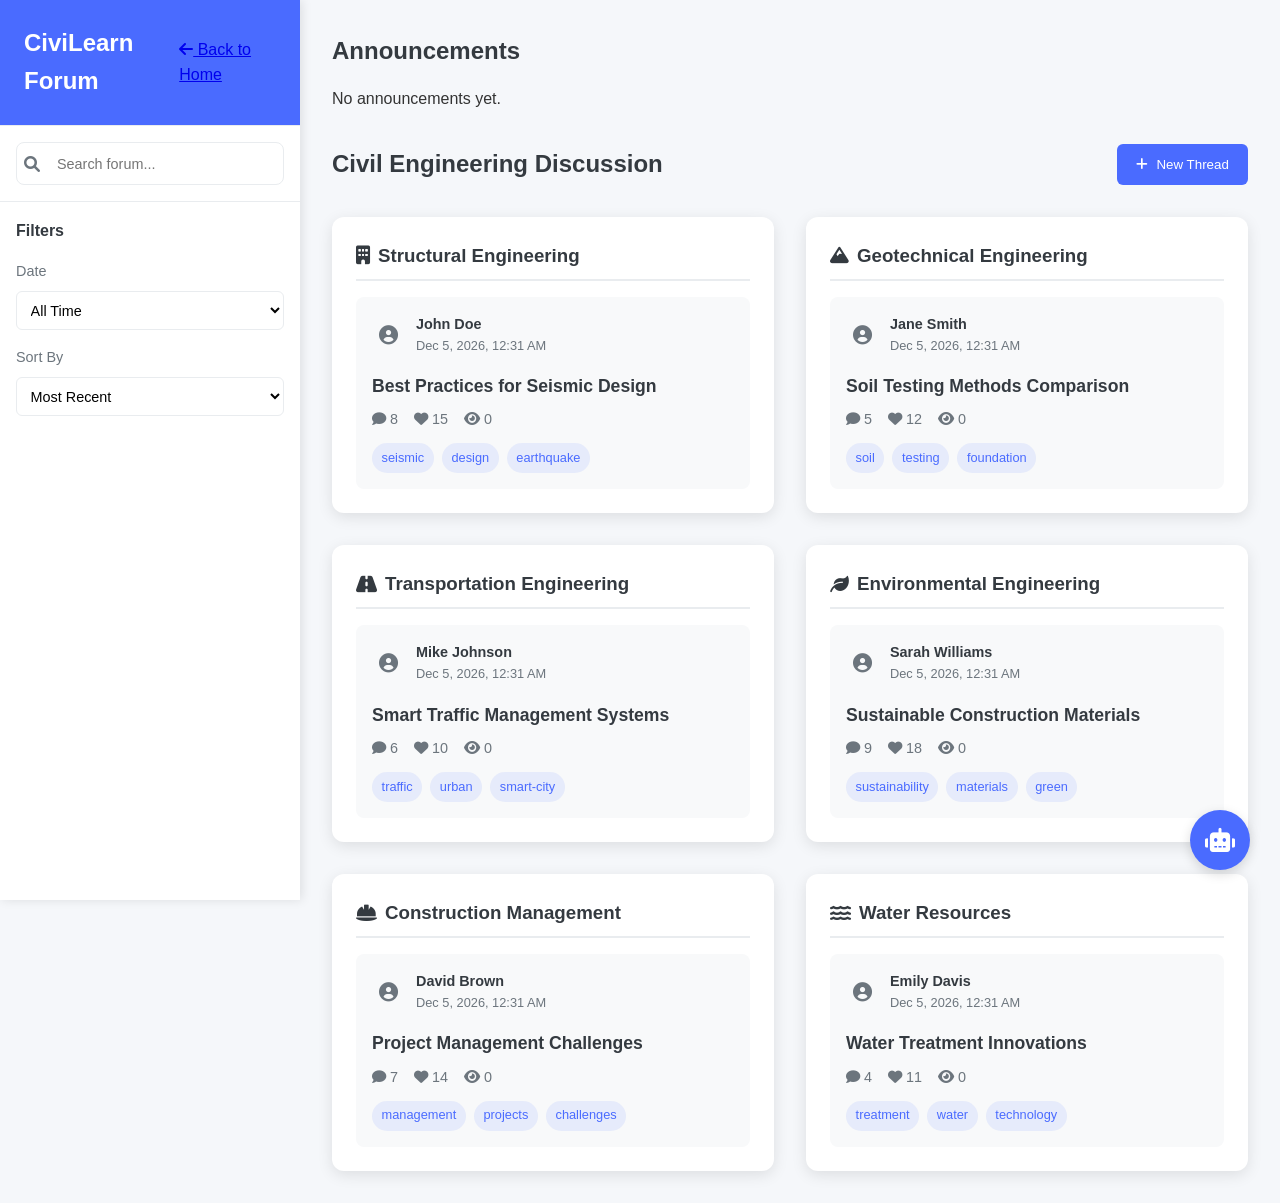
<file: forum.html>
<!DOCTYPE html>
<html lang="en">
<head>
    <meta charset="UTF-8">
    <meta name="viewport" content="width=device-width, initial-scale=1.0">
    <title>CiviLearn Forum</title>
    <link rel="stylesheet" href="forum.css">
    <link rel="stylesheet" href="https://cdnjs.cloudflare.com/ajax/libs/font-awesome/6.0.0/css/all.min.css">
</head>
<body>
    <div class="forum-container">
        <!-- Sidebar Navigation -->
        <nav class="forum-sidebar">
            <div class="sidebar-header">
                <h2>CiviLearn Forum</h2>
                <a href="index.html" class="back-btn">
                    <i class="fas fa-arrow-left"></i>
                    Back to Home
                </a>
            </div>
            <div class="search-container">
                <input type="text" placeholder="Search forum..." class="search-input">
                <i class="fas fa-search search-icon"></i>
            </div>
            <div class="filter-options">
                <h3>Filters</h3>
                <div class="filter-group">
                    <label>Date</label>
                    <select class="date-filter">
                        <option value="all">All Time</option>
                        <option value="day">Today</option>
                        <option value="week">This Week</option>
                        <option value="month">This Month</option>
                    </select>
                </div>
                <div class="filter-group">
                    <label>Sort By</label>
                    <select class="sort-filter">
                        <option value="recent">Most Recent</option>
                        <option value="popular">Most Popular</option>
                        <option value="replies">Most Replies</option>
                    </select>
                </div>
            </div>
        </nav>

        <!-- Main Content Area -->
        <main class="forum-content">
            <!-- Announcements Section -->
            <section class="announcements-section">
                <h2>Announcements</h2>
                <div class="announcements-list">
                    <!-- Announcement items will be dynamically added here -->
                </div>
            </section>

            <!-- Discussion Boards -->
            <section class="discussion-boards">
                <div class="boards-header">
                    <h2>Civil Engineering Discussion</h2>
                    <button class="new-thread-btn">
                        <i class="fas fa-plus"></i>
                        New Thread
                    </button>
                </div>

                <!-- Categories -->
                <div class="categories">
                    <div class="category" data-category="structural">
                        <h3><i class="fas fa-building"></i> Structural Engineering</h3>
                        <div class="threads-list">
                            <!-- Thread items will be dynamically added here -->
                        </div>
                    </div>

                    <div class="category" data-category="geotechnical">
                        <h3><i class="fas fa-mountain"></i> Geotechnical Engineering</h3>
                        <div class="threads-list">
                            <!-- Thread items will be dynamically added here -->
                        </div>
                    </div>

                    <div class="category" data-category="transportation">
                        <h3><i class="fas fa-road"></i> Transportation Engineering</h3>
                        <div class="threads-list">
                            <!-- Thread items will be dynamically added here -->
                        </div>
                    </div>

                    <div class="category" data-category="environmental">
                        <h3><i class="fas fa-leaf"></i> Environmental Engineering</h3>
                        <div class="threads-list">
                            <!-- Thread items will be dynamically added here -->
                        </div>
                    </div>

                    <div class="category" data-category="construction">
                        <h3><i class="fas fa-hard-hat"></i> Construction Management</h3>
                        <div class="threads-list">
                            <!-- Thread items will be dynamically added here -->
                        </div>
                    </div>

                    <div class="category" data-category="water">
                        <h3><i class="fas fa-water"></i> Water Resources</h3>
                        <div class="threads-list">
                            <!-- Thread items will be dynamically added here -->
                        </div>
                    </div>
                </div>
            </section>
        </main>
    </div>

    <!-- Thread Detail Modal -->
    <div class="modal" id="threadDetailModal">
        <div class="modal-content thread-detail">
            <div class="modal-header">
                <div class="thread-header">
                    <div class="thread-author">
                        <div class="author-avatar">
                            <i class="fas fa-user-circle"></i>
                        </div>
                        <div class="author-details">
                            <span class="author-name"></span>
                            <span class="post-date"></span>
                        </div>
                    </div>
                    <button class="close-modal" aria-label="Close modal">
                        <i class="fas fa-times"></i>
                    </button>
                </div>
            </div>
            <div class="thread-content">
                <div class="thread-body"></div>
                <div class="thread-tags"></div>
                <div class="thread-stats">
                    <div class="reactions-count">
                        <div class="reaction-icons">
                            <i class="fas fa-thumbs-up"></i>
                            <i class="fas fa-heart"></i>
                        </div>
                        <span class="reaction-count">0</span>
                    </div>
                    <div class="comments-count">
                        <span class="comment-count">0 comments</span>
                    </div>
                </div>
                <div class="thread-actions">
                    <button class="action-btn like-btn" type="button">
                        <i class="fas fa-thumbs-up"></i>
                        <span>Like</span>
                    </button>
                    <button class="action-btn comment-btn" type="button">
                        <i class="fas fa-comment"></i>
                        <span>Comment</span>
                    </button>
                </div>
            </div>
            <div class="comments-section">
                <div class="comment-form-container">
                    <div class="user-avatar">
                        <i class="fas fa-user-circle"></i>
                    </div>
                    <form class="comment-form">
                        <textarea placeholder="Write a comment..." required></textarea>
                        <div class="comment-actions">
                            <button type="submit" class="submit-btn">Post</button>
                        </div>
                    </form>
                </div>
                <div class="comments-list">
                    <!-- Comments will be dynamically added here -->
                </div>
            </div>
        </div>
    </div>

    <!-- Thread Modal -->
    <div class="modal" id="threadModal">
        <div class="modal-content">
            <div class="modal-header">
                <h3>Create New Thread</h3>
                <button class="close-modal"><i class="fas fa-times"></i></button>
            </div>
            <form id="threadForm">
                <div class="form-group">
                    <label>Category</label>
                    <select name="category" required>
                        <option value="structural">Structural Engineering</option>
                        <option value="geotechnical">Geotechnical Engineering</option>
                        <option value="transportation">Transportation Engineering</option>
                        <option value="environmental">Environmental Engineering</option>
                        <option value="construction">Construction Management</option>
                        <option value="water">Water Resources</option>
                    </select>
                </div>
                <div class="form-group">
                    <label>Title</label>
                    <input type="text" name="title" required placeholder="Enter your thread title">
                </div>
                <div class="form-group">
                    <label>Content</label>
                    <textarea name="content" required placeholder="Share your thoughts or questions about civil engineering..."></textarea>
                </div>
                <div class="form-group">
                    <label>Tags (comma separated)</label>
                    <input type="text" name="tags" placeholder="e.g., design, materials, sustainability">
                </div>
                <button type="submit" class="submit-btn">Post Thread</button>
            </form>
        </div>
    </div>

    <!-- Chatbot Modal -->
    <div class="modal" id="chatbotModal">
        <div class="modal-content chatbot-content">
            <div class="modal-header">
                <h3>CiviLearn AI Assistant</h3>
                <button class="close-modal" aria-label="Close chatbot">
                    <i class="fas fa-times"></i>
                </button>
            </div>
            <div class="chat-container">
                <div class="chat-messages" id="chatMessages">
                    <div class="chat-message bot">
                        <div class="message-content">
                            <p>Hello! I'm your Civil Engineering AI assistant. How can I help you today?</p>
                        </div>
                    </div>
                </div>
                <div class="chat-input-container">
                    <form id="chatForm">
                        <textarea id="userInput" placeholder="Ask me anything about Civil Engineering..." required></textarea>
                        <button type="submit" class="send-btn">
                            <i class="fas fa-paper-plane"></i>
                        </button>
                    </form>
                </div>
            </div>
        </div>
    </div>

    <!-- Chatbot Toggle Button -->
    <button id="chatbotToggle" class="chatbot-toggle">
        <i class="fas fa-robot"></i>
    </button>

    <script src="forum.js"></script>
</body>
</html>
</file>
<file: forum.css>
:root {
    --primary-color: #4a6bff;
    --secondary-color: #6c757d;
    --success-color: #28a745;
    --warning-color: #ffc107;
    --danger-color: #dc3545;
    --light-color: #f8f9fa;
    --dark-color: #343a40;
    --border-color: #e9ecef;
    --shadow-color: rgba(0, 0, 0, 0.1);
    --sidebar-width: 300px;
    --transition-speed: 0.3s;
}

* {
    margin: 0;
    padding: 0;
    box-sizing: border-box;
    font-family: 'Segoe UI', Tahoma, Geneva, Verdana, sans-serif;
}

body {
    background-color: #f5f7fa;
    color: #333;
    line-height: 1.6;
}

.forum-container {
    display: flex;
    min-height: 100vh;
}

/* Sidebar Styles */
.forum-sidebar {
    width: var(--sidebar-width);
    background: white;
    box-shadow: 2px 0 10px var(--shadow-color);
    position: fixed;
    height: 100vh;
    overflow-y: auto;
    z-index: 1000;
}

.sidebar-header {
    padding: 1.5rem;
    border-bottom: 1px solid var(--border-color);
    background: var(--primary-color);
    color: white;
    display: flex;
    justify-content: space-between;
    align-items: center;
}

.sidebar-header h2 {
    font-size: 1.5rem;
    font-weight: 600;
    margin: 0;
}

.search-container {
    padding: 1rem;
    position: relative;
}

.search-input {
    width: 100%;
    padding: 0.8rem 1rem;
    padding-left: 2.5rem;
    border: 1px solid var(--border-color);
    border-radius: 8px;
    font-size: 0.9rem;
    transition: all var(--transition-speed) ease;
}

.search-input:focus {
    outline: none;
    border-color: var(--primary-color);
    box-shadow: 0 0 0 3px rgba(74, 107, 255, 0.1);
}

.search-icon {
    position: absolute;
    left: 1.5rem;
    top: 50%;
    transform: translateY(-50%);
    color: var(--secondary-color);
}

.filter-options {
    padding: 1rem;
    border-top: 1px solid var(--border-color);
}

.filter-options h3 {
    font-size: 1rem;
    margin-bottom: 1rem;
    color: var(--dark-color);
}

.filter-group {
    margin-bottom: 1rem;
}

.filter-group label {
    display: block;
    margin-bottom: 0.5rem;
    font-size: 0.9rem;
    color: var(--secondary-color);
}

.filter-group select {
    width: 100%;
    padding: 0.6rem;
    border: 1px solid var(--border-color);
    border-radius: 6px;
    font-size: 0.9rem;
    background: white;
    cursor: pointer;
}

/* Main Content Styles */
.forum-content {
    flex: 1;
    margin-left: var(--sidebar-width);
    padding: 2rem;
}

.announcements-section {
    margin-bottom: 2rem;
}

.announcements-section h2 {
    font-size: 1.5rem;
    margin-bottom: 1rem;
    color: var(--dark-color);
}

.announcements-list {
    display: flex;
    flex-direction: column;
    gap: 1rem;
}

.announcement-item {
    background: white;
    border-radius: 8px;
    padding: 1.5rem;
    box-shadow: 0 2px 8px var(--shadow-color);
}

.announcement-item h3 {
    color: var(--primary-color);
    margin-bottom: 0.5rem;
}

.announcement-item p {
    color: var(--secondary-color);
    margin-bottom: 1rem;
}

.announcement-meta {
    display: flex;
    justify-content: space-between;
    align-items: center;
    font-size: 0.9rem;
    color: var(--secondary-color);
}

/* Discussion Boards Styles */
.boards-header {
    display: flex;
    justify-content: space-between;
    align-items: center;
    margin-bottom: 2rem;
}

.boards-header h2 {
    font-size: 1.5rem;
    color: var(--dark-color);
}

.new-thread-btn {
    display: flex;
    align-items: center;
    gap: 0.5rem;
    padding: 0.8rem 1.2rem;
    background: var(--primary-color);
    color: white;
    border: none;
    border-radius: 6px;
    cursor: pointer;
    transition: all var(--transition-speed) ease;
}

.new-thread-btn:hover {
    background: #3a5bef;
    transform: translateY(-2px);
}

.categories {
    display: grid;
    grid-template-columns: repeat(auto-fill, minmax(400px, 1fr));
    gap: 2rem;
}

.category {
    background: white;
    border-radius: 12px;
    padding: 1.5rem;
    box-shadow: 0 4px 15px var(--shadow-color);
}

.category h3 {
    display: flex;
    align-items: center;
    gap: 0.5rem;
    color: var(--dark-color);
    margin-bottom: 1rem;
    padding-bottom: 0.5rem;
    border-bottom: 2px solid var(--border-color);
}

.threads-list {
    display: flex;
    flex-direction: column;
    gap: 1rem;
}

.thread-item {
    background: var(--light-color);
    border-radius: 8px;
    padding: 1rem;
    transition: all var(--transition-speed) ease;
}

.thread-item:hover {
    transform: translateY(-2px);
    box-shadow: 0 4px 12px var(--shadow-color);
}

.thread-header {
    display: flex;
    flex-direction: column;
    gap: 0.5rem;
    margin-bottom: 0.75rem;
}

.thread-author {
    display: flex;
    align-items: center;
    gap: 0.75rem;
    margin-bottom: 0.5rem;
}

.thread-author .author-avatar {
    width: 32px;
    height: 32px;
    border-radius: 50%;
    background: var(--light-color);
    display: flex;
    align-items: center;
    justify-content: center;
    font-size: 1.2rem;
    color: var(--secondary-color);
}

.thread-author .author-details {
    display: flex;
    flex-direction: column;
}

.thread-author .author-name {
    font-weight: 600;
    color: var(--dark-color);
    font-size: 0.9rem;
}

.thread-author .post-date {
    font-size: 0.8rem;
    color: var(--secondary-color);
}

.thread-title {
    font-size: 1.1rem;
    font-weight: 600;
    color: var(--dark-color);
    text-decoration: none;
}

.thread-title:hover {
    color: var(--primary-color);
}

.thread-meta {
    display: flex;
    gap: 1rem;
    font-size: 0.9rem;
    color: var(--secondary-color);
}

.thread-tags {
    display: flex;
    gap: 0.5rem;
    margin-top: 0.5rem;
}

.tag {
    background: rgba(74, 107, 255, 0.1);
    color: var(--primary-color);
    padding: 0.3rem 0.6rem;
    border-radius: 20px;
    font-size: 0.8rem;
}

/* Modal Styles */
.modal {
    display: none;
    position: fixed;
    top: 0;
    left: 0;
    width: 100%;
    height: 100%;
    background: rgba(0, 0, 0, 0.7);
    z-index: 1000;
    justify-content: center;
    align-items: center;
    backdrop-filter: blur(5px);
}

.modal-content {
    background: white;
    padding: 2rem;
    border-radius: 16px;
    width: 90%;
    max-width: 800px;
    max-height: 90vh;
    overflow-y: auto;
    position: relative;
    box-shadow: 0 10px 25px rgba(0, 0, 0, 0.2);
    animation: modalFadeIn 0.3s ease-out;
}

@keyframes modalFadeIn {
    from {
        opacity: 0;
        transform: translateY(-20px);
    }
    to {
        opacity: 1;
        transform: translateY(0);
    }
}

.modal-header {
    display: flex;
    justify-content: space-between;
    align-items: center;
    margin-bottom: 1.5rem;
    padding-bottom: 1rem;
    border-bottom: 1px solid var(--border-color);
    position: relative;
}

.close-modal {
    position: absolute;
    top: -10px;
    right: -10px;
    background: white;
    border: none;
    font-size: 1.5rem;
    cursor: pointer;
    color: var(--secondary-color);
    padding: 0.5rem;
    transition: all 0.3s ease;
    border-radius: 50%;
    width: 40px;
    height: 40px;
    display: flex;
    align-items: center;
    justify-content: center;
    box-shadow: 0 2px 8px rgba(0, 0, 0, 0.1);
    z-index: 1;
}

.close-modal:hover {
    color: var(--dark-color);
    background: var(--light-color);
    transform: rotate(90deg);
}

.form-group {
    margin-bottom: 1.5rem;
}

.form-group label {
    display: block;
    margin-bottom: 0.5rem;
    color: var(--dark-color);
}

.form-group input,
.form-group select,
.form-group textarea {
    width: 100%;
    padding: 0.8rem;
    border: 1px solid var(--border-color);
    border-radius: 6px;
    font-size: 0.9rem;
}

.form-group textarea {
    min-height: 150px;
    resize: vertical;
}

.submit-btn {
    background: var(--primary-color);
    color: white;
    border: none;
    padding: 0.8rem 1.5rem;
    border-radius: 8px;
    cursor: pointer;
    font-weight: 500;
    transition: all 0.3s ease;
    width: 100%;
}

.submit-btn:hover {
    background: #3a5bef;
    transform: translateY(-2px);
}

/* Dark Mode Support */
@media (prefers-color-scheme: dark) {
    body {
        background: #1a1a1a;
        color: #f5f5f5;
    }

    .forum-sidebar,
    .announcement-item,
    .category,
    .thread-item,
    .modal-content {
        background: #2d2d2d;
    }

    .sidebar-header {
        background: var(--primary-color);
    }

    .search-input,
    .filter-group select,
    .form-group input,
    .form-group select,
    .form-group textarea {
        background: #1a1a1a;
        color: #f5f5f5;
        border-color: #404040;
    }

    .thread-item {
        background: #1a1a1a;
    }

    .thread-title {
        color: #f5f5f5;
    }

    .thread-title:hover {
        color: #3a5bef;
    }

    .thread-meta {
        color: #a0a0a0;
    }

    .modal-content {
        background: #2d2d2d;
    }

    .comment-item {
        background: #1a1a1a;
        border-color: #404040;
    }

    .comment-body {
        color: #f5f5f5;
    }

    .no-comments {
        background: #1a1a1a;
        border-color: #404040;
        color: #a0a0a0;
    }

    .comment-form textarea {
        background: #1a1a1a;
        color: #f5f5f5;
        border-color: #404040;
    }

    .like-btn,
    .comment-btn {
        background: #1a1a1a;
        color: #f5f5f5;
    }

    .like-btn:hover,
    .comment-btn:hover {
        background: #404040;
    }

    .author-avatar,
    .user-avatar {
        background: #2d2d2d;
        color: #a0a0a0;
    }

    .author-name,
    .comment-author {
        color: #f5f5f5;
    }

    .action-btn:hover {
        background: #2d2d2d;
    }

    .comment-content {
        background: #2d2d2d;
    }

    .thread-author .author-avatar {
        background: #2d2d2d;
        color: #a0a0a0;
    }

    .thread-author .author-name {
        color: #f5f5f5;
    }

    .close-modal {
        background: #2d2d2d;
        box-shadow: 0 2px 8px rgba(0, 0, 0, 0.3);
    }
    
    .close-modal:hover {
        background: #404040;
    }
}

/* Responsive Design */
@media (max-width: 768px) {
    .forum-sidebar {
        transform: translateX(-100%);
        transition: transform var(--transition-speed) ease;
    }

    .forum-sidebar.active {
        transform: translateX(0);
    }

    .forum-content {
        margin-left: 0;
    }

    .categories {
        grid-template-columns: 1fr;
    }

    .modal-content {
        width: 95%;
        padding: 1.5rem;
    }

    .comment-form-container {
        flex-direction: column;
    }

    .user-avatar {
        align-self: flex-start;
    }

    .thread-actions {
        flex-direction: column;
    }
}

/* Thread Detail Modal Styles */
.thread-detail {
    max-width: 800px;
    max-height: 90vh;
    overflow-y: auto;
}

.thread-content {
    padding: 1.5rem 0;
}

.thread-body {
    margin-bottom: 1.5rem;
    line-height: 1.6;
    color: var(--dark-color);
    font-size: 1.1rem;
}

.thread-stats {
    display: flex;
    justify-content: space-between;
    padding: 1rem 0;
    border-top: 1px solid var(--border-color);
    border-bottom: 1px solid var(--border-color);
    margin-bottom: 1.5rem;
}

.reactions-count {
    display: flex;
    align-items: center;
    gap: 0.75rem;
}

.reaction-icons {
    display: flex;
    align-items: center;
    gap: 0.5rem;
}

.reaction-icons i {
    width: 24px;
    height: 24px;
    border-radius: 50%;
    background: var(--primary-color);
    color: white;
    font-size: 0.8rem;
    display: flex;
    align-items: center;
    justify-content: center;
}

.thread-actions {
    display: flex;
    gap: 1rem;
    margin-bottom: 2rem;
}

.action-btn {
    flex: 1;
    display: flex;
    align-items: center;
    justify-content: center;
    gap: 0.5rem;
    padding: 0.75rem;
    border: none;
    background: var(--light-color);
    color: var(--secondary-color);
    cursor: pointer;
    border-radius: 8px;
    transition: all 0.3s ease;
    font-weight: 500;
}

.action-btn:hover {
    background: var(--primary-color);
    color: white;
    transform: translateY(-2px);
}

.action-btn.active {
    background: var(--primary-color);
    color: white;
}

.comments-section {
    margin-top: 2rem;
}

.comment-form-container {
    display: flex;
    gap: 1rem;
    margin-bottom: 2rem;
    background: var(--light-color);
    padding: 1rem;
    border-radius: 12px;
}

.comment-form {
    flex: 1;
    display: flex;
    flex-direction: column;
    gap: 0.75rem;
}

.comment-form textarea {
    width: 100%;
    padding: 1rem;
    border: 1px solid var(--border-color);
    border-radius: 8px;
    resize: none;
    min-height: 100px;
    font-family: inherit;
    font-size: 1rem;
    transition: all 0.3s ease;
}

.comment-form textarea:focus {
    outline: none;
    border-color: var(--primary-color);
    box-shadow: 0 0 0 3px rgba(74, 107, 255, 0.1);
}

.comment-actions {
    display: flex;
    justify-content: flex-end;
}

.comment-actions .submit-btn {
    padding: 0.75rem 1.5rem;
    background: var(--primary-color);
    color: white;
    border: none;
    border-radius: 8px;
    cursor: pointer;
    font-weight: 500;
    transition: all 0.3s ease;
}

.comment-actions .submit-btn:hover {
    background: #3a5bef;
    transform: translateY(-2px);
}

.comments-list {
    display: flex;
    flex-direction: column;
    gap: 1.5rem;
}

.comment-item {
    display: flex;
    gap: 1rem;
    background: var(--light-color);
    padding: 1rem;
    border-radius: 12px;
}

.comment-content {
    flex: 1;
}

.comment-header {
    display: flex;
    justify-content: space-between;
    margin-bottom: 0.5rem;
}

.comment-author {
    font-weight: 600;
    color: var(--dark-color);
}

.comment-date {
    font-size: 0.9rem;
    color: var(--secondary-color);
}

.comment-body {
    line-height: 1.5;
    color: var(--dark-color);
}

.no-comments {
    text-align: center;
    padding: 2rem;
    color: var(--secondary-color);
    background: var(--light-color);
    border-radius: 8px;
    border: 1px dashed var(--border-color);
}

/* Chatbot Styles */
.chatbot-toggle {
    position: fixed;
    bottom: 30px;
    right: 30px;
    width: 60px;
    height: 60px;
    border-radius: 50%;
    background: var(--primary-color);
    color: white;
    border: none;
    cursor: pointer;
    display: flex;
    align-items: center;
    justify-content: center;
    font-size: 1.5rem;
    box-shadow: 0 4px 12px rgba(0, 0, 0, 0.15);
    transition: all 0.3s ease;
    z-index: 100;
}

.chatbot-toggle:hover {
    transform: translateY(-5px);
    box-shadow: 0 6px 16px rgba(0, 0, 0, 0.2);
}

.chatbot-content {
    max-width: 600px;
    height: 80vh;
    display: flex;
    flex-direction: column;
}

.chat-container {
    flex: 1;
    display: flex;
    flex-direction: column;
    overflow: hidden;
}

.chat-messages {
    flex: 1;
    overflow-y: auto;
    padding: 1rem;
    display: flex;
    flex-direction: column;
    gap: 1rem;
}

.chat-message {
    max-width: 80%;
    padding: 1rem;
    border-radius: 12px;
    animation: messageFadeIn 0.3s ease-out;
}

@keyframes messageFadeIn {
    from {
        opacity: 0;
        transform: translateY(10px);
    }
    to {
        opacity: 1;
        transform: translateY(0);
    }
}

.chat-message.user {
    align-self: flex-end;
    background: var(--primary-color);
    color: white;
}

.chat-message.bot {
    align-self: flex-start;
    background: var(--light-color);
    color: var(--dark-color);
}

.message-content {
    line-height: 1.5;
}

.message-content p {
    margin: 0;
}

.chat-input-container {
    padding: 1rem;
    border-top: 1px solid var(--border-color);
    background: white;
}

#chatForm {
    display: flex;
    gap: 0.5rem;
    align-items: flex-end;
}

#userInput {
    flex: 1;
    padding: 0.75rem;
    border: 1px solid var(--border-color);
    border-radius: 8px;
    resize: none;
    min-height: 40px;
    max-height: 120px;
    font-family: inherit;
    font-size: 1rem;
    transition: all 0.3s ease;
}

#userInput:focus {
    outline: none;
    border-color: var(--primary-color);
    box-shadow: 0 0 0 3px rgba(74, 107, 255, 0.1);
}

.send-btn {
    width: 40px;
    height: 40px;
    border-radius: 50%;
    background: var(--primary-color);
    color: white;
    border: none;
    cursor: pointer;
    display: flex;
    align-items: center;
    justify-content: center;
    transition: all 0.3s ease;
}

.send-btn:hover {
    background: #3a5bef;
    transform: translateY(-2px);
}

/* Dark Mode Support */
@media (prefers-color-scheme: dark) {
    .chatbot-toggle {
        background: var(--primary-color);
    }

    .chat-message.bot {
        background: #2d2d2d;
        color: #f5f5f5;
    }

    .chat-input-container {
        background: #2d2d2d;
        border-color: #404040;
    }

    #userInput {
        background: #1a1a1a;
        color: #f5f5f5;
        border-color: #404040;
    }

    #userInput:focus {
        border-color: var(--primary-color);
    }
}

/* Responsive Design */
@media (max-width: 768px) {
    .chatbot-content {
        width: 95%;
        height: 90vh;
    }

    .chat-message {
        max-width: 90%;
    }
}
</file>
